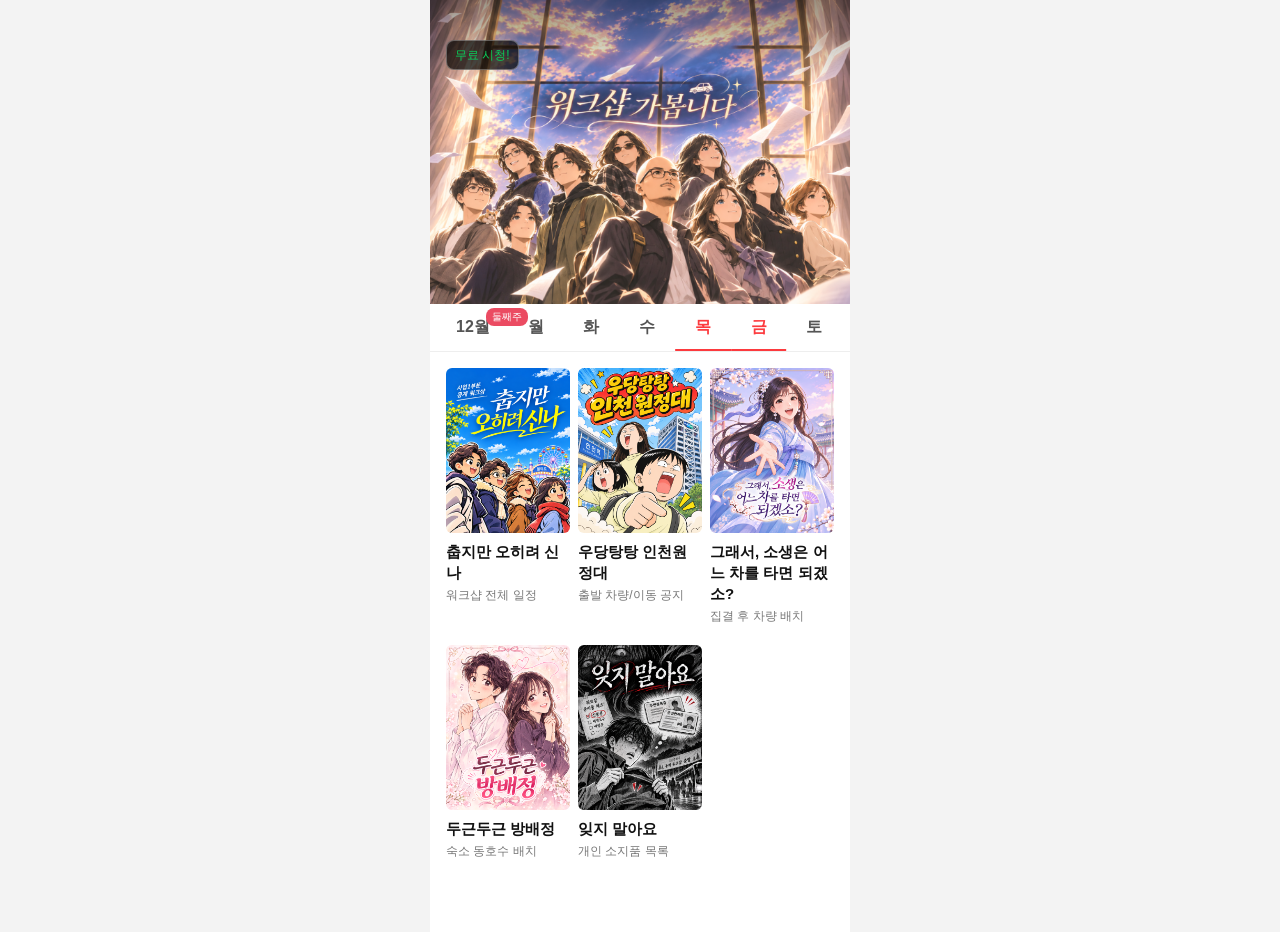
<file: index.html>
<!doctype html>
<html lang="ko">
<head>
  <meta charset="UTF-8" />
  <meta name="viewport" content="width=device-width, initial-scale=1.0" />
  <title>워크샵 가봅시다</title>
  <link rel="stylesheet" href="./style.css" />
</head>
<body>
    <main class="container">
        <section class="hero" aria-label="추천 작품">
            <div class="hero-badge"><span class="hero-badge-text">무료 시청!</span></div>
        </section>
    <nav class="tabs" aria-label="카테고리">
      <button class="tab rank"><span class="date">12월</span>
        <span class="count-badge">둘째주</span>
    </button>
      <button class="tab"><span class="date">월</span></button>
      <button class="tab"><span class="date">화</span></button>
      <button class="tab"><span class="date">수</span></button>
      <button class="tab active"><span class="date">목</span></button>
      <button class="tab active"><span class="date">금</span></button>
      <button class="tab"><span class="date">토</span></button>
    </nav>

    <section class="grid" aria-label="추천 웹툰">
      <a class="card" href="./detail.html?id=1">
        <img class="card-image" src="./img/thumb_01.png" alt="" />
        <h3 class="title">춥지만 오히려 신나</h3>
        <p class="subtitle">워크샵 전체 일정</p>
      </a>
      <a class="card" href="./detail.html?id=2">
        <img class="card-image" src="./img/thumb_02.png" alt="" />
        <h3 class="title">우당탕탕 인천원정대</h3>
        <p class="subtitle">출발 차량/이동 공지</p>
      </a>
      <a class="card" href="./detail.html?id=3">
        <img class="card-image" src="./img/thumb_03.png" alt="" />
        <h3 class="title">그래서, 소생은 어느 차를 타면 되겠소?</h3>
        <p class="subtitle">집결 후 차량 배치</p>
      </a>
      <a class="card" href="./detail.html?id=4">
        <img class="card-image" src="./img/thumb_04.png" alt="" />
        <h3 class="title">두근두근 방배정</h3>
        <p class="subtitle">숙소 동호수 배치</p>
      </a>
      <a class="card" href="./detail.html?id=5">
        <img class="card-image" src="./img/thumb_05.png" alt="" />
        <h3 class="title">잊지 말아요</h3>
        <p class="subtitle">개인 소지품 목록</p>
      </a>

    </section>
  </main>
</body>
</html>
</file>
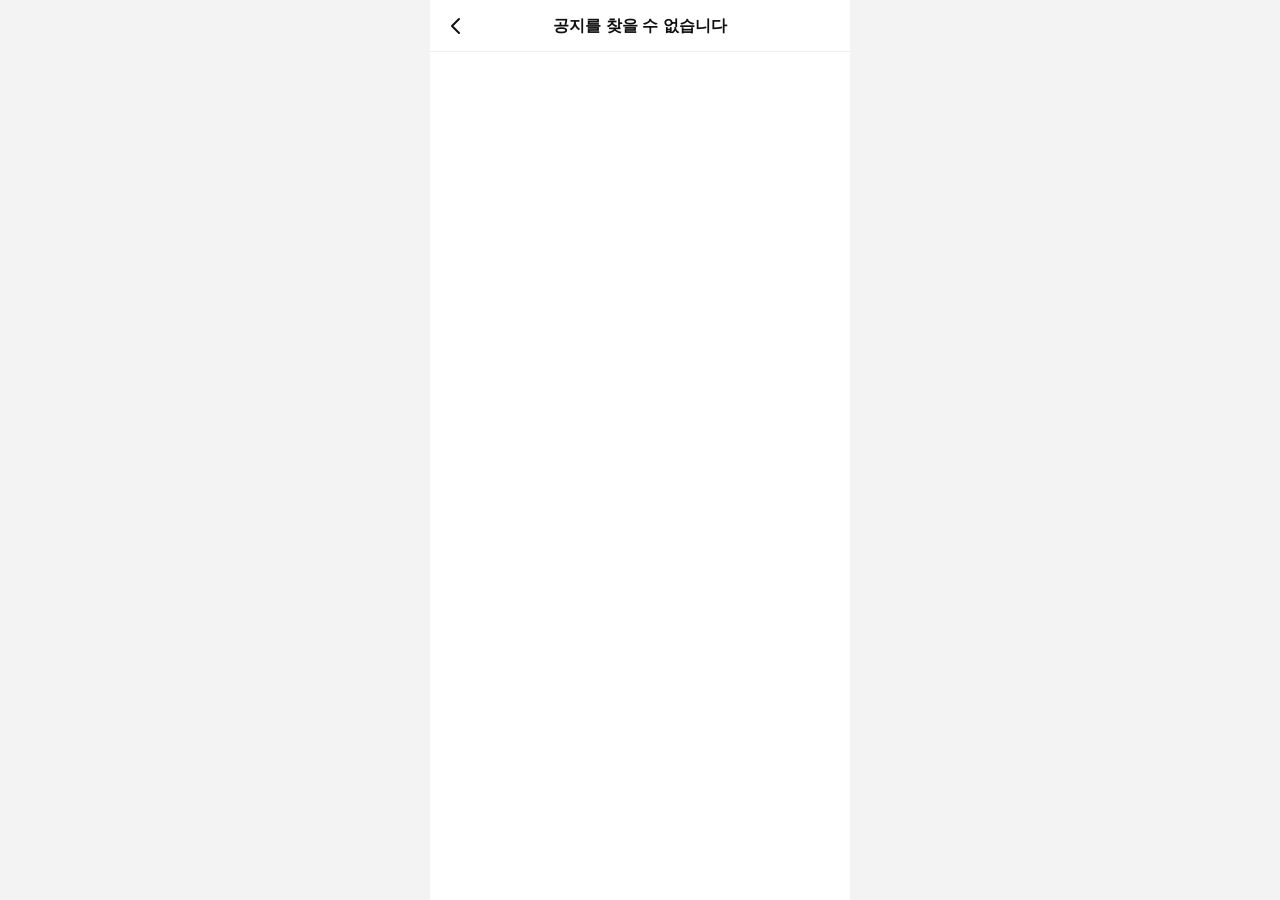
<file: detail.html>
<!doctype html>
<html lang="ko">
<head>
  <meta charset="UTF-8" />
  <meta name="viewport" content="width=device-width, initial-scale=1.0" />
  <title>워크샵 공지 상세</title>
  <link rel="stylesheet" href="./style.css" />
</head>
<body>
  <main class="container_detail">
    <nav class="detail-nav" aria-label="상세 내비게이션">
      <a class="back-link" href="./index.html" aria-label="목록으로 돌아가기">
        <svg width="24" height="24" viewBox="0 0 24 24" fill="none" aria-hidden="true">
          <path d="m15 5-7 7 7 7" stroke="currentColor" stroke-width="2" stroke-linecap="round" stroke-linejoin="round" />
        </svg>
      </a>
      <h1 class="detail-title" id="detail-title">공지를 찾을 수 없습니다</h1>
    </nav>
    <img class="detail-image" id="detail-image" alt="워크샵 상세 안내" hidden />
  </main>
  <script>
    const notices = {
      '1': ['춥지만 오히려 신나', '워크샵 전체 일정', './img/w_sub_01.png'],
      '2': ['우당탕탕 인천원정대', '출발 차량/이동 공지', './img/w_sub_02.png'],
      '3': ['그래서, 소생은 어느 차를 타면 되겠소?', '집결 후 차량 배치', './img/w_sub_03.png'],
      '4': ['두근두근 방배정', '숙소 동호수 배치', './img/w_sub_04.png'],
      '5': ['잊지 말아요', '개인 소지품 목록', './img/w_sub_05.png']
    };
    const id = new URLSearchParams(window.location.search).get('id');
    const notice = Object.hasOwn(notices, id) ? notices[id] : null;
    if (notice) {
      const [title, subtitle, image] = notice;
      document.title = `${subtitle} | 워크샵 공지`;
      document.getElementById('detail-title').textContent = title;
      const detailImage = document.getElementById('detail-image');
      detailImage.src = image;
      detailImage.alt = title;
      detailImage.hidden = false;
    }
  </script>
</body>
</html>
</file>
<file: style.css>
:root {
      font-family: -apple-system, BlinkMacSystemFont, "Apple SD Gothic Neo", "Noto Sans KR", sans-serif;
      color: #111;
      background: #f3f3f3;
    }

    * { box-sizing: border-box; }

    body {
      margin: 0;
      min-width: 320px;
      background: #f3f3f3;
    }

    .container,
    .container_detail {
      width: 100%;
      max-width: 420px;
      min-height: 100vh;
      margin: 0 auto;
      overflow: hidden;
      background: #fff;
      padding: 52px, 0;
      
    }

    .hero {
      position: relative;
      display: block;
      width: 100%;
      height: 304px;
      overflow: hidden;
      object-fit: cover;
      background-image: url('./img/key_visual.png');
      background-size: cover;
      padding: 70px 16px 0 16px;
    }

    .hero-badge {
      width:auto;
      height:auto;
      display: flex;
      align-items: center;
      justify-content:center;
      position: absolute;
      left: 16px;
      top: 40px;
      z-index: 2;
      background: rgba(0,0,0,0.7);
      padding: 8px;
      border-radius: 8px; 
      border: 0.5px solid rgba(255,255,255,0.3);
    }

    .hero-badge-text {
      color: #09CE5A;
      font-size: 12px;
      position:relative;
      font-weight: 300;
      line-height: 12px;
    }


    .tabs {
      position: relative;
      height: 48px;
      display: flex;
      align-items: flex-end;
      justify-content: center;
      border-bottom: 1.5px solid #eee;
      background: #fff;
      gap: 0px;
      padding: 0 8px;
    }

    .tab {
      position: relative;
      height: 100%;
      width: 100%;
      display: flex;
      align-items: flex-end;
      justify-content: center;
      align-items: center;  
      border: 0;
      background: transparent;
      color: #555;
      font-size: 16px;
      font-weight: 700;
    }

    .tabs > .tab:first-child {
      width: 70px;
      flex: 0 0 70px;
    }

    .tab.active {
      color: #FC3A3E;
    }

    .tab.active::after {
      content: "";
      position: absolute;
      left: 50%;
      bottom: 0px;
      width: 100%;
      height: 2px;
      background: #FC3A3E;
      transform: translateX(-50%);
    }

    .tab .icon {
      position: absolute;
      top: 1px;
      font-size: 16px;
      line-height: 1;
    }

    .tab.home .icon { color: #3a78c7; }
    .tab.rank .icon { color: #4a8cda; }
    .count-badge {
      position: absolute;
      top: 4px;
      right: -20px;
      width: auto;
      height: auto;
      display: grid;
      place-items: center;
      border-radius: 8px;
      background: #eb4b62;
      color: #fff;
      font-size: 10px;
      line-height: 1;
      font-weight: 300;
      padding: 4px 6px 4px 6px;
    }

    .grid {
      display: grid;
      grid-template-columns: repeat(3, 1fr);
      column-gap: 8px;
      row-gap: 20px;
      padding: 16px 16px 72px;
      background: #fff;
    }

    .card {
      display: block;
      color: inherit;
      text-decoration: none;
      width: 100%;
      min-width: 0;
      cursor: pointer;
    }

    .card:focus-visible, .back-link:focus-visible {
      outline: 3px solid #FC3A3E;
      outline-offset: 3px;
      border-radius: 6px;
    }

    .detail-nav {
      display: grid;
      position: fixed;
      top: 0;
      width: 100%;
      max-width: 420px;
      grid-template-columns: 52px minmax(0, 1fr) 52px;
      align-items: center;
      height: 52px;
      border-bottom: 1px solid #eee;
      background: #fff;
    }
    .back-link {
      display: flex;
      align-items: center;
      justify-content: center;
      width: 52px;
      height: 52px;
      color: #111;
      text-decoration: none;
    }
    .detail-title {
      min-width: 0;
      margin: 0;
      overflow: hidden;
      font-size: 16px;
      font-weight: 600;
      line-height: 1.4;
      text-align: center;
      text-overflow: ellipsis;
      white-space: nowrap;
    }
    .detail-image {
      display: block; 
      width: 100%; 
      height: auto;  
      margin-top: 52px;
    }
    .detail-image[hidden] { display: none; }

    .card-image {
      display: block;
      width: 100%;
      max-width: 390px;
      height: auto;
      overflow: hidden;
      border-radius: 6px;
      background: #ddd;
      gap: 4px;
    }
    .title {
      height: auto;
      margin-top: 8px;
      margin-bottom: 4px;
      font-size: 15px;
      font-weight: 600;
      line-height: 1.4;
    }

    .subtitle {
      margin: 0;
      color: #777;
      font-size: 12px;
      line-height: 1.4;
      white-space: nowrap;
    }

    @media (max-width: 389px) {
      .hero { height: 44vw; max-height: 174px; }
      .tabs {  height: 14vw; max-height: 54px; }
    }
</file>
